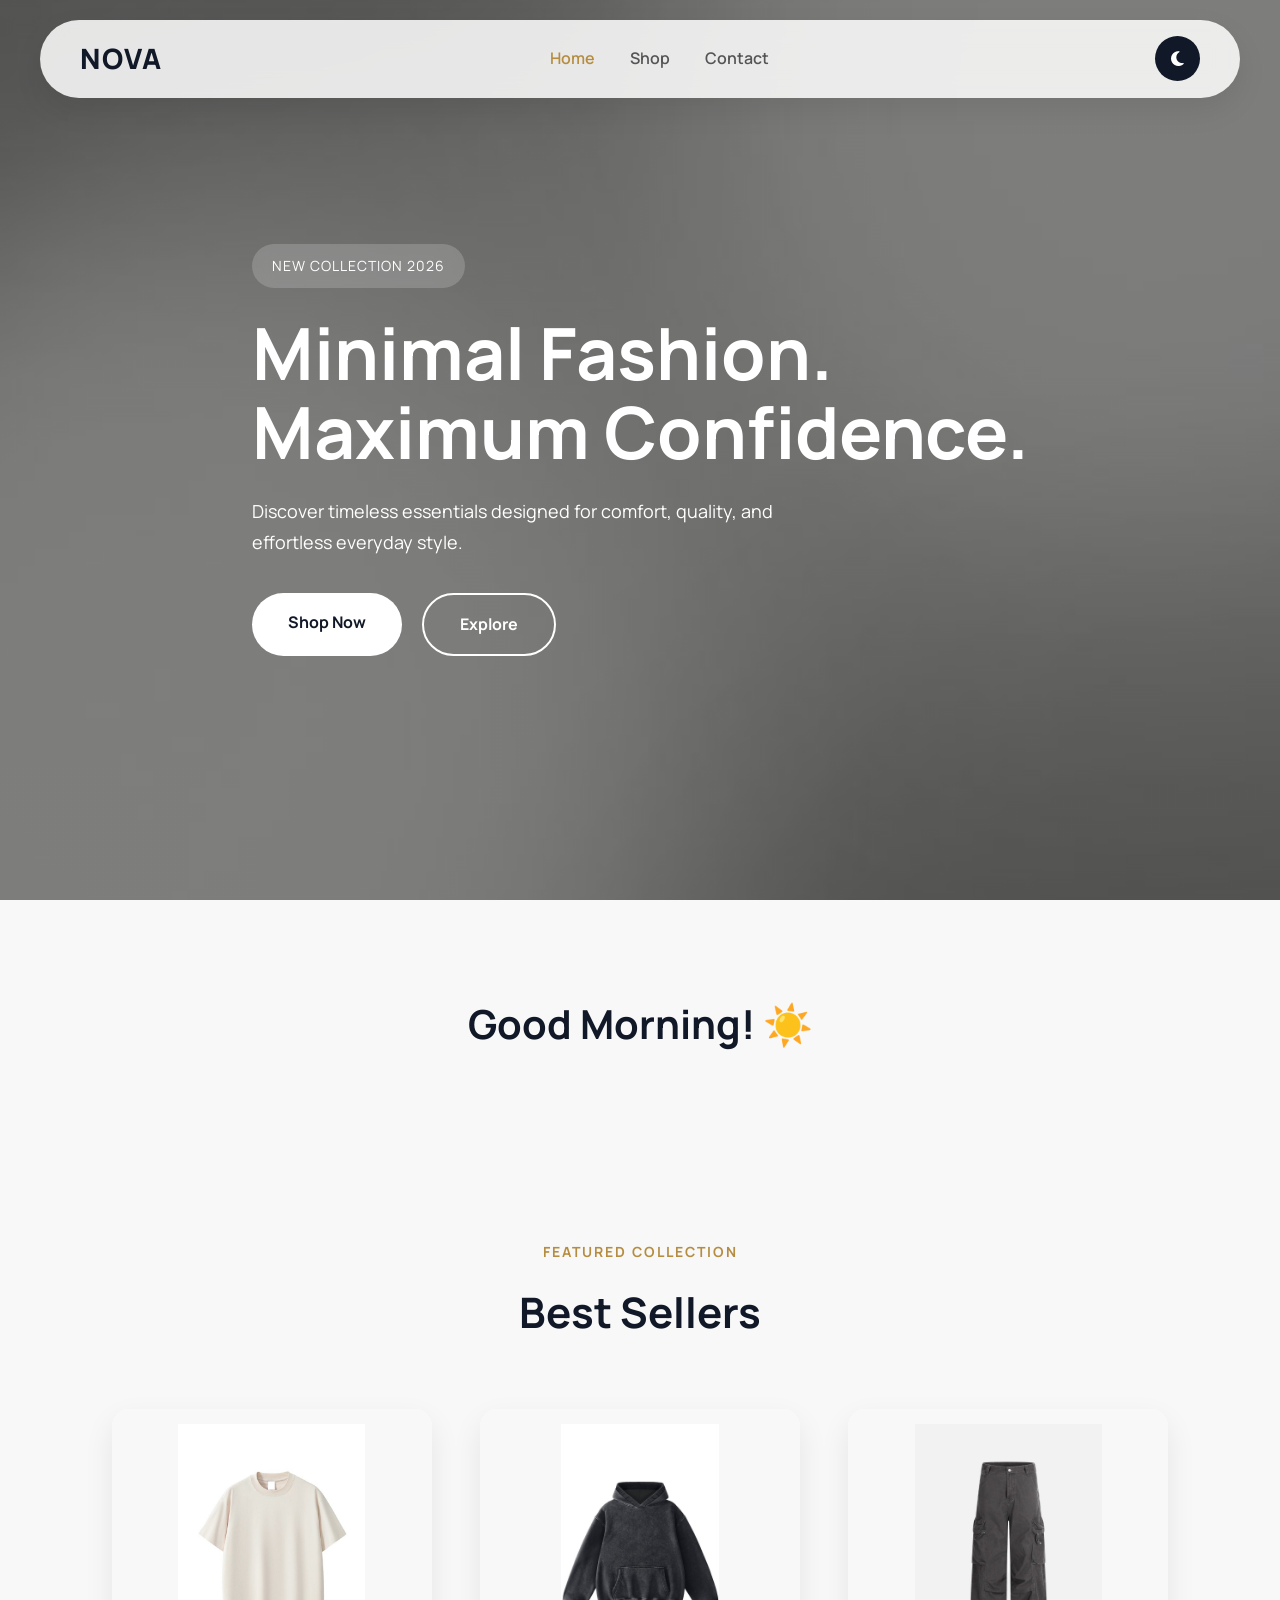
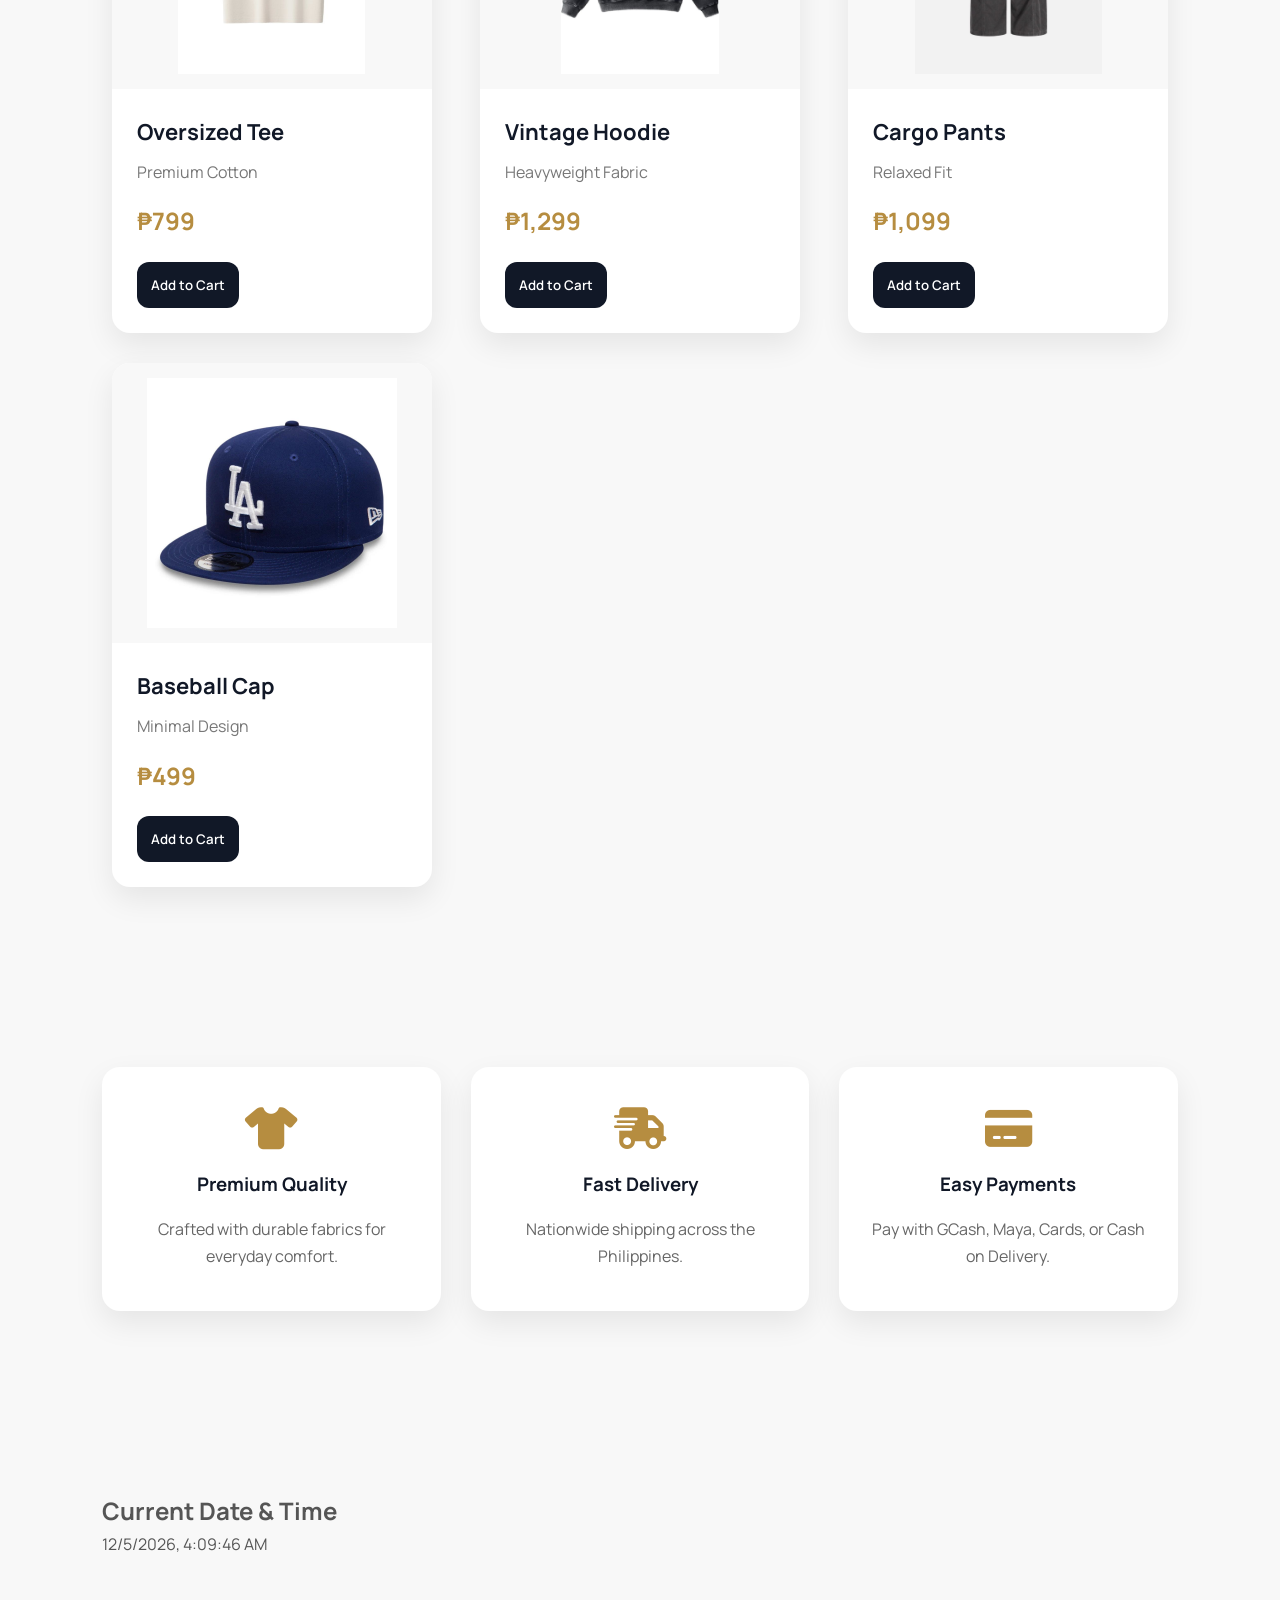
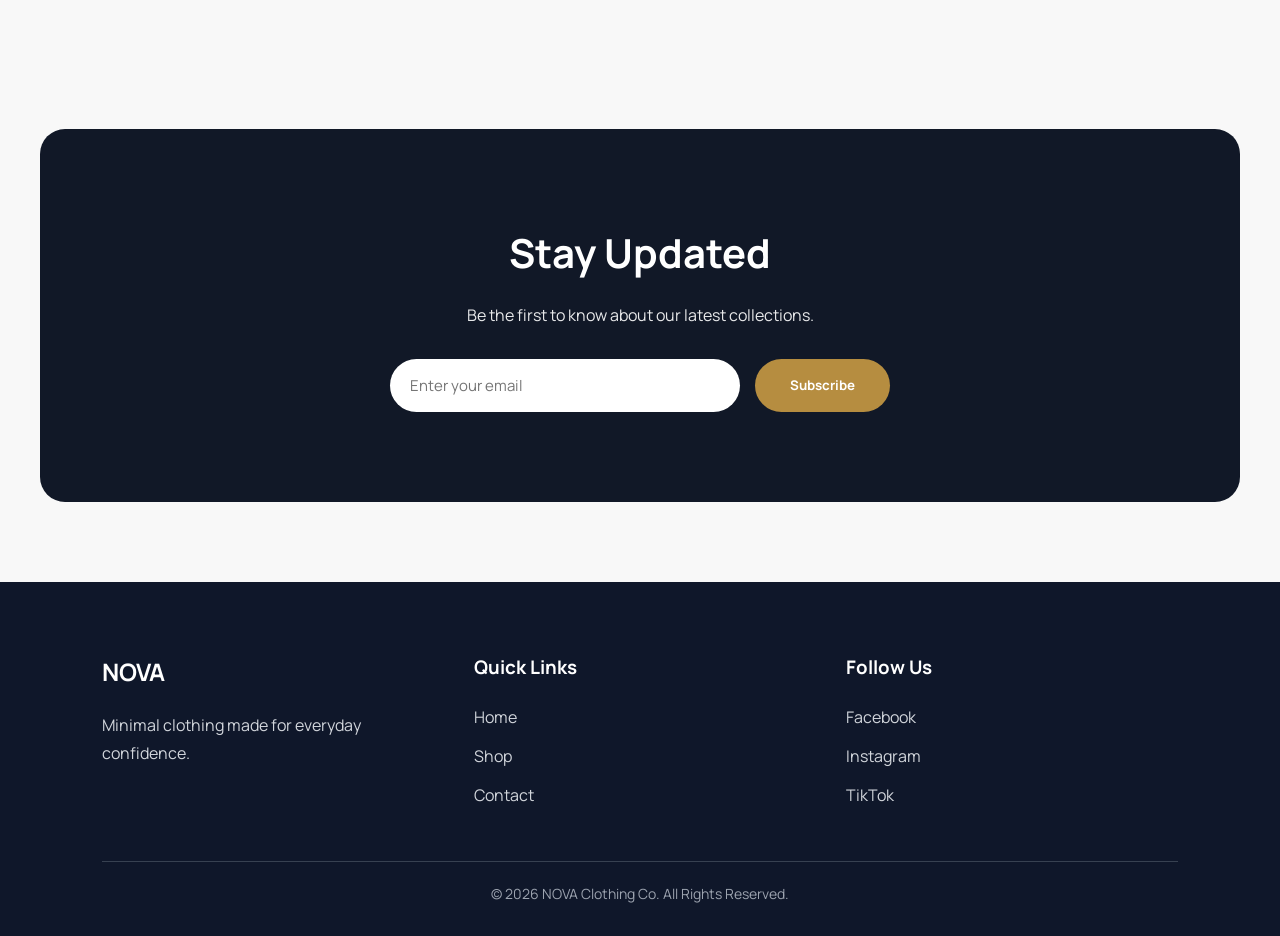
<file: index.html>
<!DOCTYPE html>
<html lang="en">
<head>
    <meta charset="UTF-8">
    <meta name="viewport" content="width=device-width, initial-scale=1.0">
    <meta name="description" content="NOVA Clothing Co. - Modern minimalist streetwear for everyday style.">
    <title>NOVA Clothing Co.</title>

    <link rel="stylesheet" href="css/style.css">

    <!-- Google Font -->
    <link href="https://fonts.googleapis.com/css2?family=Manrope:wght@300;400;500;600;700;800&display=swap" rel="stylesheet">

    <!-- Icons -->
    <link rel="stylesheet"
    href="https://cdnjs.cloudflare.com/ajax/libs/font-awesome/6.6.0/css/all.min.css">
</head>

<body>

    <!-- ================= NAVBAR ================= -->

    <header>

        <nav class="navbar">

            <a href="index.html" class="logo">
                NOVA
            </a>

            <ul class="nav-menu">

                <li><a href="index.html" class="active">Home</a></li>

                <li><a href="products.html">Shop</a></li>

                <li><a href="contact.html">Contact</a></li>

            </ul>

            <div class="nav-icons">

                <button id="theme-btn">
                    <i class="fa-solid fa-moon"></i>
                </button>

            </div>

        </nav>

    </header>

    <!-- ================= HERO ================= -->

    <section class="hero">

        <div class="hero-text">

            <span class="tag">
                NEW COLLECTION 2026
            </span>

            <h1>
                Minimal Fashion.<br>
                Maximum Confidence.
            </h1>

            <p>
                Discover timeless essentials designed for comfort,
                quality, and effortless everyday style.
            </p>

            <div class="hero-buttons">

                <a href="products.html" class="btn">
                    Shop Now
                </a>

                <a href="#featured" class="btn-outline">
                    Explore
                </a>

            </div>

        </div>

    </section>

    <!-- ================= GREETING ================= -->

    <section class="greeting">

        <h2 id="greeting"></h2>

    </section>

    <!-- ================= FEATURED ================= -->

    <section class="featured" id="featured">

        <div class="section-title">

            <span>Featured Collection</span>

            <h2>Best Sellers</h2>

        </div>

        <div class="products">

            <div class="card">

                <img src="images/tshirt.jpg" alt="Oversized T-Shirt">

                <div class="card-content">

                    <h3>Oversized Tee</h3>

                    <p>Premium Cotton</p>

                    <h4>₱799</h4>

                    <button class="cart-btn">
                        Add to Cart
                    </button>

                </div>

            </div>

            <div class="card">

                <img src="images/hoodie.jpg" alt="Vintage Hoodie">

                <div class="card-content">

                    <h3>Vintage Hoodie</h3>

                    <p>Heavyweight Fabric</p>

                    <h4>₱1,299</h4>

                    <button class="cart-btn">
                        Add to Cart
                    </button>

                </div>

            </div>

            <div class="card">

                <img src="images/pants.jpg" alt="Cargo Pants">

                <div class="card-content">

                    <h3>Cargo Pants</h3>

                    <p>Relaxed Fit</p>

                    <h4>₱1,099</h4>

                    <button class="cart-btn">
                        Add to Cart
                    </button>

                </div>

            </div>

            <div class="card">

                <img src="images/cap.jpg" alt="Baseball Cap">

                <div class="card-content">

                    <h3>Baseball Cap</h3>

                    <p>Minimal Design</p>

                    <h4>₱499</h4>

                    <button class="cart-btn">
                        Add to Cart
                    </button>

                </div>

            </div>

        </div>

    </section>

    <!-- ================= WHY CHOOSE US ================= -->

    <section class="features">

        <div class="feature">

            <i class="fa-solid fa-shirt"></i>

            <h3>Premium Quality</h3>

            <p>
                Crafted with durable fabrics for everyday comfort.
            </p>

        </div>

        <div class="feature">

            <i class="fa-solid fa-truck-fast"></i>

            <h3>Fast Delivery</h3>

            <p>
                Nationwide shipping across the Philippines.
            </p>

        </div>

        <div class="feature">

            <i class="fa-solid fa-credit-card"></i>

            <h3>Easy Payments</h3>

            <p>
                Pay with GCash, Maya, Cards, or Cash on Delivery.
            </p>

        </div>

    </section>

    <!-- ================= DATE & TIME ================= -->

    <section class="time">

        <h2>Current Date & Time</h2>

        <p id="datetime"></p>

    </section>

    <!-- ================= NEWSLETTER ================= -->

    <section class="newsletter">

        <h2>Stay Updated</h2>

        <p>
            Be the first to know about our latest collections.
        </p>

        <form>

            <input
            type="email"
            placeholder="Enter your email">

            <button>
                Subscribe
            </button>

        </form>

    </section>

    <!-- ================= FOOTER ================= -->

    <footer>

        <div class="footer-content">

            <div>

                <h2>NOVA</h2>

                <p>
                    Minimal clothing made for everyday confidence.
                </p>

            </div>

            <div>

                <h3>Quick Links</h3>

                <a href="index.html">Home</a>
                <a href="products.html">Shop</a>
                <a href="contact.html">Contact</a>

            </div>

            <div>

                <h3>Follow Us</h3>

                <a href="#">Facebook</a>
                <a href="#">Instagram</a>
                <a href="#">TikTok</a>

            </div>

        </div>

        <hr>

        <p class="copyright">
            © 2026 NOVA Clothing Co. All Rights Reserved.
        </p>

    </footer>

    <script src="js/script.js"></script>

</body>
</html>
</file>
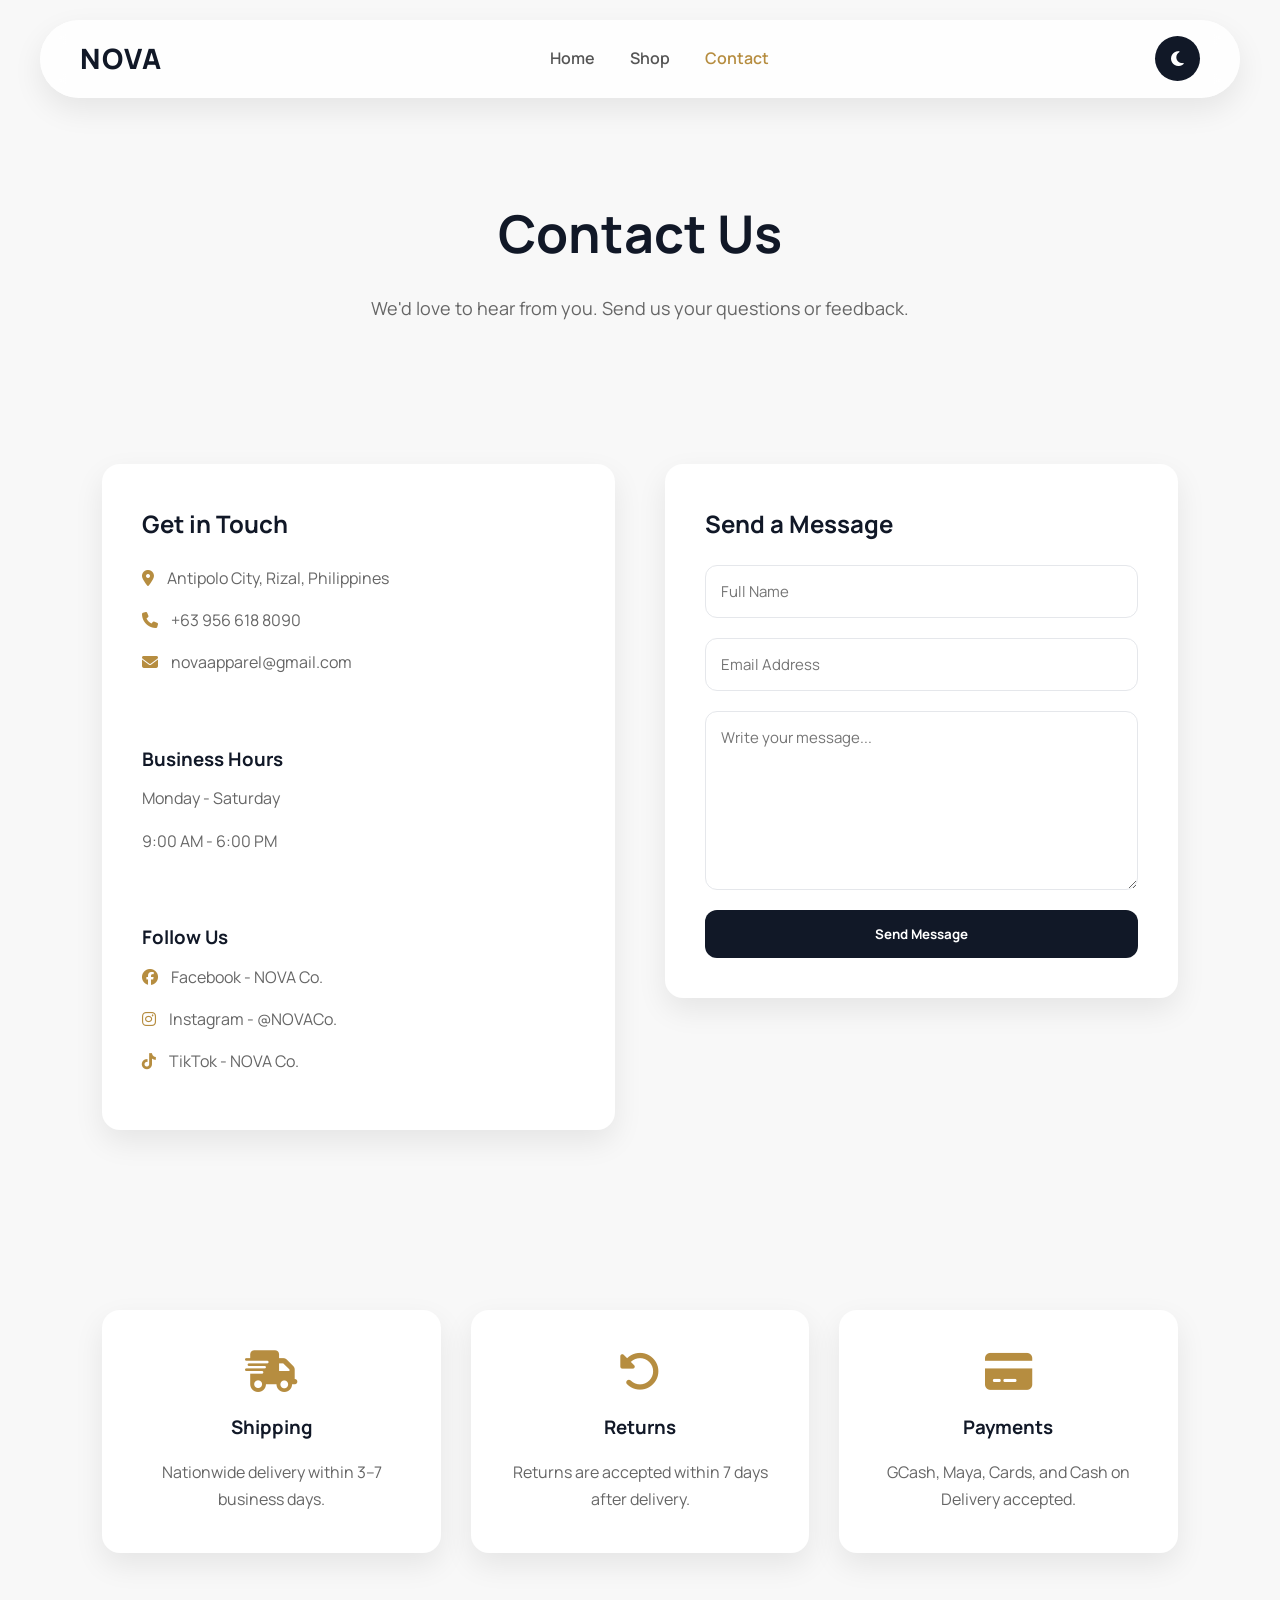
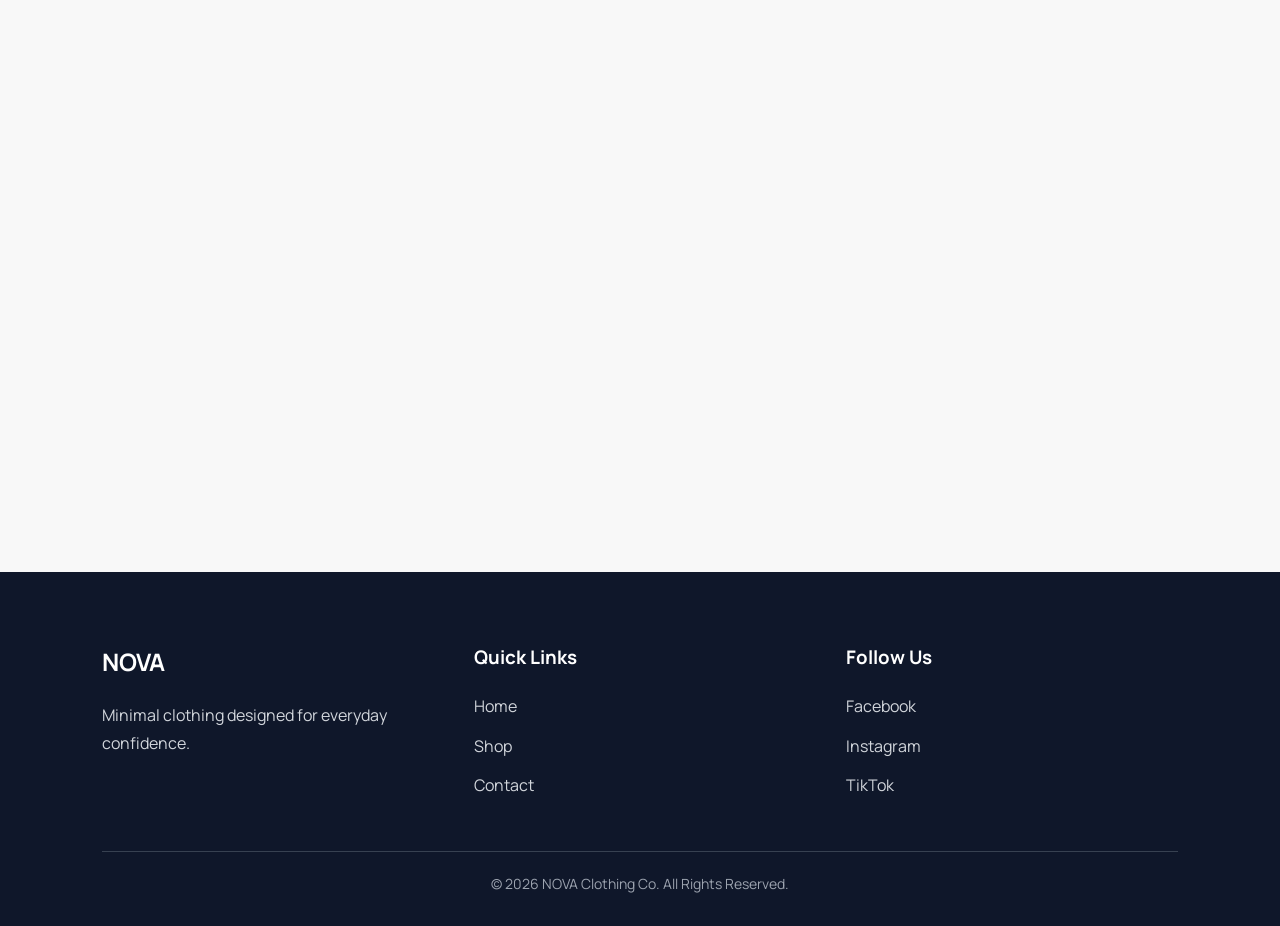
<file: contact.html>
<!DOCTYPE html>
<html lang="en">

<head>

    <meta charset="UTF-8">
    <meta name="viewport" content="width=device-width, initial-scale=1.0">
    <meta name="description" content="Contact NOVA Clothing Co.">

    <title>Contact | NOVA Clothing Co.</title>

    <link rel="stylesheet" href="css/style.css">

    <link href="https://fonts.googleapis.com/css2?family=Manrope:wght@300;400;500;600;700;800&display=swap"
        rel="stylesheet">

    <link rel="stylesheet"
        href="https://cdnjs.cloudflare.com/ajax/libs/font-awesome/6.6.0/css/all.min.css">

</head>

<body>

    <!-- ================= NAVBAR ================= -->

    <header>

        <nav class="navbar">

            <a href="index.html" class="logo">
                NOVA
            </a>

            <ul class="nav-menu">

                <li><a href="index.html">Home</a></li>

                <li><a href="products.html">Shop</a></li>

                <li><a href="contact.html" class="active">Contact</a></li>

            </ul>

            <div class="nav-icons">

                <button id="theme-btn">
                    <i class="fa-solid fa-moon"></i>
                </button>

            </div>

        </nav>

    </header>

    <!-- ================= PAGE HEADER ================= -->

    <section class="page-header">

        <h1>Contact Us</h1>

        <p>
            We'd love to hear from you. Send us your questions or feedback.
        </p>

    </section>

    <!-- ================= CONTACT ================= -->

    <section class="contact-container">

        <!-- LEFT SIDE -->

        <div class="contact-info">

            <h2>Get in Touch</h2>

            <p>
                <i class="fa-solid fa-location-dot"></i>
                Antipolo City, Rizal, Philippines
            </p>

            <p>
                <i class="fa-solid fa-phone"></i>
                +63 956 618 8090
            </p>

            <p>
                <i class="fa-solid fa-envelope"></i>
                novaapparel@gmail.com
            </p>

            <br>

            <h3>Business Hours</h3>

            <p>Monday - Saturday</p>

            <p>9:00 AM - 6:00 PM</p>

            <br>

            <h3>Follow Us</h3>

            <p>

                <i class="fab fa-facebook"></i>
                Facebook - NOVA Co.

            </p>

            <p>

                <i class="fab fa-instagram"></i>
                Instagram - @NOVACo.

            </p>

            <p>

                <i class="fab fa-tiktok"></i>
                TikTok - NOVA Co.

            </p>

        </div>

        <!-- RIGHT SIDE -->

        <div class="contact-form">

            <h2>Send a Message</h2>

            <form id="contactForm">

                <input
                    type="text"
                    id="name"
                    placeholder="Full Name"
                    required>

                <input
                    type="email"
                    id="email"
                    placeholder="Email Address"
                    required>

                <textarea
                    id="message"
                    rows="7"
                    placeholder="Write your message..."
                    required></textarea>

                <button type="submit">

                    Send Message

                </button>

            </form>

        </div>

    </section>

    <!-- ================= FAQ ================= -->

    <section class="features">

        <div class="feature">

            <i class="fa-solid fa-truck-fast"></i>

            <h3>Shipping</h3>

            <p>

                Nationwide delivery within 3–7 business days.

            </p>

        </div>

        <div class="feature">

            <i class="fa-solid fa-rotate-left"></i>

            <h3>Returns</h3>

            <p>

                Returns are accepted within 7 days after delivery.

            </p>

        </div>

        <div class="feature">

            <i class="fa-solid fa-credit-card"></i>

            <h3>Payments</h3>

            <p>

                GCash, Maya, Cards, and Cash on Delivery accepted.

            </p>

        </div>

    </section>

    <!-- ================= GOOGLE MAP ================= -->

    <section style="padding-top:0;">

        <iframe
            src="https://www.google.com/maps?q=Antipolo%20City&output=embed"
            width="100%"
            height="350"
            style="border:0;border-radius:20px;"
            loading="lazy">
        </iframe>

    </section>

    <!-- ================= FOOTER ================= -->

    <footer>

        <div class="footer-content">

            <div>

                <h2>NOVA</h2>

                <p>

                    Minimal clothing designed for everyday confidence.

                </p>

            </div>

            <div>

                <h3>Quick Links</h3>

                <a href="index.html">Home</a>

                <a href="products.html">Shop</a>

                <a href="contact.html">Contact</a>

            </div>

            <div>

                <h3>Follow Us</h3>

                <a href="#">Facebook</a>

                <a href="#">Instagram</a>

                <a href="#">TikTok</a>

            </div>

        </div>

        <hr>

        <p class="copyright">

            © 2026 NOVA Clothing Co. All Rights Reserved.

        </p>

    </footer>

    <script src="js/script.js"></script>

</body>

</html>
</file>
<file: css/style.css>
/* ==========================================
   NOVA CLOTHING CO.
   STYLE.CSS
========================================== */

/* GOOGLE FONT */
@import url('https://fonts.googleapis.com/css2?family=Manrope:wght@300;400;500;600;700;800&display=swap');


/* ==========================================
   VARIABLES
========================================== */

:root{
    --primary:#111827;
    --accent:#b68d40;
    --light:#f8f8f8;
    --white:#ffffff;
    --text:#555;
    --border:#e5e7eb;

    --shadow:0 12px 30px rgba(0,0,0,.08);
    --radius:18px;

    --transition:.3s ease;
}


/* ==========================================
   RESET
========================================== */

*{
    margin:0;
    padding:0;
    box-sizing:border-box;
}

html{
    scroll-behavior:smooth;
}

body{
    font-family:'Manrope',sans-serif;
    background:var(--light);
    color:var(--text);
    line-height:1.7;
}

img{
    width:100%;
    display:block;
}

a{
    text-decoration:none;
    color:inherit;
}

button{
    font-family:inherit;
    cursor:pointer;
}

input,
textarea,
select{
    font-family:inherit;
    outline:none;
}


/* ==========================================
   GENERAL
========================================== */

section{
    padding:90px 8%;
}

.section-title{
    text-align:center;
    margin-bottom:60px;
}

.section-title span{
    color:var(--accent);
    font-weight:700;
    text-transform:uppercase;
    letter-spacing:2px;
    font-size:14px;
}

.section-title h2{
    margin-top:12px;
    color:var(--primary);
    font-size:42px;
}


/* ==========================================
   NAVBAR
========================================== */

header{
    position:fixed;
    top:0;
    left:0;
    width:100%;
    z-index:999;
}

.navbar{

    max-width:1200px;

    margin:20px auto;

    padding:15px 40px;

    background:rgba(255,255,255,.85);

    backdrop-filter:blur(12px);

    border-radius:50px;

    box-shadow:var(--shadow);

    display:flex;

    justify-content:space-between;

    align-items:center;

}

.logo{

    font-size:28px;

    font-weight:800;

    letter-spacing:2px;

    color:var(--primary);

}

.logo i{

    color:var(--accent);

    margin-right:8px;

}

.nav-menu{

    display:flex;

    list-style:none;

    gap:35px;

}

.nav-menu a{

    font-weight:600;

    transition:var(--transition);

}

.nav-menu a:hover,

.nav-menu .active{

    color:var(--accent);

}

.nav-icons{

    display:flex;

    gap:12px;

}

#theme-btn{

    width:45px;

    height:45px;

    border:none;

    border-radius:50%;

    background:var(--primary);

    color:white;

    font-size:17px;

    transition:var(--transition);

}

#theme-btn:hover{

    transform:rotate(20deg);

}


/* ==========================================
   HERO
========================================== */

.hero{

    min-height:100vh;

    background:

        linear-gradient(rgba(0,0,0,.45),rgba(0,0,0,.45)),

        url("../images/hero.jpg") center/cover no-repeat;

    display:flex;

    align-items:center;

}

.hero-text{

    max-width:1200px;

    margin:auto;

    padding:0 40px;

    color:white;

}

.tag{

    display:inline-block;

    padding:10px 20px;

    border-radius:50px;

    background:rgba(255,255,255,.18);

    backdrop-filter:blur(10px);

    margin-bottom:25px;

    font-size:14px;

    letter-spacing:1px;

}

.hero h1{

    font-size:72px;

    line-height:1.1;

    margin-bottom:25px;

}

.hero p{

    max-width:600px;

    font-size:18px;

    margin-bottom:35px;

}

.hero-buttons{

    display:flex;

    gap:20px;

    flex-wrap:wrap;

}


/* ==========================================
   BUTTONS
========================================== */

.btn{

    display:inline-block;

    padding:16px 36px;

    background:white;

    color:var(--primary);

    border-radius:50px;

    font-weight:700;

    transition:var(--transition);

}

.btn:hover{

    transform:translateY(-4px);

}

.btn-outline{

    display:inline-block;

    padding:16px 36px;

    border:2px solid white;

    color:white;

    border-radius:50px;

    font-weight:700;

    transition:var(--transition);

}

.btn-outline:hover{

    background:white;

    color:var(--primary);

}


/* ==========================================
   GREETING
========================================== */

.greeting{

    text-align:center;

}

.greeting h2{

    color:var(--primary);

    font-size:40px;

}

.greeting p{

    margin-top:10px;

    color:#777;

}

/* ==========================================
   PAGE HEADER
========================================== */

.page-header{
    margin-top:110px;
    text-align:center;
    padding:80px 8% 50px;
}

.page-header .tag{
    background:var(--accent);
    color:white;
    margin-bottom:20px;
}

.page-header h1{
    font-size:52px;
    color:var(--primary);
    margin-bottom:15px;
}

.page-header p{
    max-width:650px;
    margin:auto;
    color:#666;
    font-size:18px;
}


/* ==========================================
   SEARCH SECTION
========================================== */

.search-section{
    display:flex;
    justify-content:center;
    align-items:center;
    gap:20px;
    flex-wrap:wrap;
    padding-top:20px;
    padding-bottom:40px;
}

.search-section input{
    width:420px;
    max-width:100%;
    padding:15px 20px;
    border:none;
    border-radius:50px;
    background:white;
    box-shadow:var(--shadow);
    font-size:15px;
}

.search-section select{
    padding:15px 20px;
    border:none;
    border-radius:50px;
    background:white;
    box-shadow:var(--shadow);
    cursor:pointer;
    font-size:15px;
}


/* ==========================================
   CATEGORY BUTTONS
========================================== */

.categories{
    display:flex;
    justify-content:center;
    flex-wrap:wrap;
    gap:15px;
    padding-top:0;
    padding-bottom:70px;
}

.categories button{
    padding:12px 28px;
    border:none;
    border-radius:50px;
    background:white;
    box-shadow:var(--shadow);
    font-weight:600;
    transition:var(--transition);
}

.categories button:hover{
    background:var(--primary);
    color:white;
    transform:translateY(-3px);
}


/* ==========================================
   PRODUCT GRID
========================================== */

.products{
    display: grid;
    grid-template-columns: repeat(auto-fit, minmax(250px, 1fr));
    gap: 30px;
    justify-content: center;
}

.card{
    background: white;
    border-radius: var(--radius);
    overflow: hidden;
    box-shadow: var(--shadow);
    transition: var(--transition);
    position: relative;

    max-width: 320px;
    width: 100%;
    margin: 0 auto;
}

.card:hover{
    transform:translateY(-10px);
}

.card img{
    width:100%;
    height:280px;
    object-fit:contain;
    object-position:center;
    background:#f8f8f8;
    padding:15px;
    transition:.4s;
}

.card:hover img{
    transform:scale(1.05);
}

.card-content{
    padding:25px;
}

.card-content h3{
    color:var(--primary);
    margin-bottom:8px;
    font-size:22px;
}

.card-content p{
    color:#777;
    margin-bottom:15px;
}

.card-content h4{
    color:var(--accent);
    font-size:24px;
    margin-bottom:20px;
}

/* ==========================================
   PRODUCT CATEGORY TITLES
========================================== */

.category-title{
    text-align:center;
    font-size:2rem;
    font-weight:700;
    color:var(--primary);
    margin:60px 0 30px;
    position:relative;
}

.category-title::after{
    content:"";
    display:block;
    width:80px;
    height:4px;
    background:var(--accent);
    margin:12px auto 0;
    border-radius:5px;
}


/* ==========================================
   PRODUCT BADGES
========================================== */

.badge{
    position:absolute;
    top:18px;
    left:18px;
    background:#111827;
    color:white;
    padding:8px 16px;
    border-radius:30px;
    font-size:12px;
    font-weight:700;
    letter-spacing:1px;
}

.badge.new{
    background:var(--accent);
}


/* ==========================================
   STAR RATING
========================================== */

.rating{
    color:#f4b400;
    margin-bottom:15px;
    font-size:17px;
}


/* ==========================================
   PRODUCT BUTTONS
========================================== */

.product-buttons{
    display:flex;
    gap:10px;
}

.cart-btn{
    flex:1;
    padding:14px;
    border:none;
    border-radius:12px;
    background:var(--primary);
    color:white;
    font-weight:600;
    transition:var(--transition);
}

.cart-btn:hover{
    background:var(--accent);
}

.view-btn{
    flex:1;
    padding:14px;
    border:2px solid var(--primary);
    background:white;
    color:var(--primary);
    border-radius:12px;
    font-weight:600;
    transition:var(--transition);
}

.view-btn:hover{
    background:var(--primary);
    color:white;
}

/* ==========================================
   FEATURES
========================================== */

.features{
    display:grid;
    grid-template-columns:repeat(auto-fit,minmax(260px,1fr));
    gap:30px;
}

.feature{
    background:var(--white);
    padding:40px 30px;
    border-radius:var(--radius);
    text-align:center;
    box-shadow:var(--shadow);
    transition:var(--transition);
}

.feature:hover{
    transform:translateY(-8px);
}

.feature i{
    font-size:42px;
    color:var(--accent);
    margin-bottom:20px;
}

.feature h3{
    color:var(--primary);
    margin-bottom:15px;
}

.feature p{
    color:#666;
}


/* ==========================================
   NEWSLETTER
========================================== */

.newsletter{
    text-align:center;
    background:var(--primary);
    color:white;
    border-radius:25px;
    margin:80px auto;
    max-width:1200px;
}

.newsletter h2{
    font-size:40px;
    margin-bottom:15px;
}

.newsletter p{
    max-width:600px;
    margin:0 auto 30px;
    opacity:.9;
}

.newsletter form{
    display:flex;
    justify-content:center;
    gap:15px;
    flex-wrap:wrap;
}

.newsletter input{
    width:350px;
    max-width:100%;
    padding:16px 20px;
    border:none;
    border-radius:50px;
    font-size:15px;
}

.newsletter button{
    padding:16px 35px;
    border:none;
    border-radius:50px;
    background:var(--accent);
    color:white;
    font-weight:700;
    transition:var(--transition);
}

.newsletter button:hover{
    transform:translateY(-3px);
}


/* ==========================================
   CONTACT PAGE
========================================== */

.contact-container{
    display:grid;
    grid-template-columns:1fr 1fr;
    gap:50px;
    align-items:start;
}

.contact-info,
.contact-form{
    background:white;
    padding:40px;
    border-radius:var(--radius);
    box-shadow:var(--shadow);
}

.contact-info h2,
.contact-form h2{
    color:var(--primary);
    margin-bottom:20px;
}

.contact-info h3{
    color:var(--primary);
    margin-top:25px;
    margin-bottom:10px;
}

.contact-info p{
    margin-bottom:15px;
    color:#666;
}

.contact-info i{
    color:var(--accent);
    margin-right:10px;
}

.contact-form form{
    display:flex;
    flex-direction:column;
    gap:20px;
}

.contact-form input,
.contact-form textarea{
    padding:15px;
    border:1px solid var(--border);
    border-radius:12px;
    font-size:15px;
}

.contact-form textarea{
    resize:vertical;
}

.contact-form button{
    padding:15px;
    border:none;
    border-radius:12px;
    background:var(--primary);
    color:white;
    font-weight:700;
    transition:var(--transition);
}

.contact-form button:hover{
    background:var(--accent);
}


/* ==========================================
   FOOTER
========================================== */

footer{
    background:#0f172a;
    color:white;
    padding:70px 8% 30px;
    margin-top:80px;
}

.footer-content{
    display:grid;
    grid-template-columns:repeat(auto-fit,minmax(220px,1fr));
    gap:40px;
}

.footer-content h2,
.footer-content h3{
    margin-bottom:20px;
}

.footer-content p{
    color:#d1d5db;
}

.footer-content a{
    display:block;
    color:#d1d5db;
    margin-bottom:12px;
    transition:var(--transition);
}

.footer-content a:hover{
    color:var(--accent);
}

.footer-content i{
    margin-right:8px;
}

footer hr{
    border:none;
    height:1px;
    background:#374151;
    margin:40px 0 20px;
}

.copyright{
    text-align:center;
    color:#9ca3af;
    font-size:14px;
}

/* ==========================================
   DARK MODE
========================================== */

body.dark{
    background:#0f172a;
    color:#e5e7eb;
}

body.dark .navbar{
    background:rgba(17,24,39,.9);
}

body.dark .logo,
body.dark .nav-menu a,
body.dark .page-header h1,
body.dark .section-title h2,
body.dark .greeting h2{
    color:white;
}

body.dark .card,
body.dark .feature,
body.dark .contact-info,
body.dark .contact-form{
    background:#1f2937;
    color:white;
}

body.dark .card-content p,
body.dark .feature p,
body.dark .contact-info p{
    color:#d1d5db;
}

body.dark .search-section input,
body.dark .search-section select,
body.dark .contact-form input,
body.dark .contact-form textarea{
    background:#374151;
    color:white;
    border:1px solid #4b5563;
}

body.dark .categories button{
    background:#1f2937;
    color:white;
}

body.dark .view-btn{
    background:transparent;
    color:white;
    border:2px solid white;
}

body.dark .view-btn:hover{
    background:white;
    color:#111827;
}


/* ==========================================
   SCROLL ANIMATION
========================================== */

.hidden{
    opacity:0;
    transform:translateY(40px);
    transition:all .8s ease;
}

.show{
    opacity:1;
    transform:translateY(0);
}


/* ==========================================
   RESPONSIVE DESIGN
========================================== */

@media(max-width:992px){

    .hero h1{
        font-size:55px;
    }

    .contact-container{
        grid-template-columns:1fr;
    }

}

@media(max-width:768px){

    .navbar{
        flex-direction:column;
        gap:15px;
        border-radius:20px;
        padding:20px;
    }

    .nav-menu{
        gap:20px;
        flex-wrap:wrap;
        justify-content:center;
    }

    .hero{
        text-align:center;
    }

    .hero-text{
        padding:0 20px;
    }

    .hero h1{
        font-size:42px;
    }

    .hero p{
        font-size:16px;
    }

    .hero-buttons{
        justify-content:center;
    }

    .page-header{
        margin-top:170px;
    }

    .page-header h1{
        font-size:38px;
    }

    .search-section{
        flex-direction:column;
    }

    .search-section input,
    .search-section select{
        width:100%;
    }

    .newsletter h2{
        font-size:30px;
    }

    .newsletter form{
        flex-direction:column;
        align-items:center;
    }

    .newsletter input{
        width:100%;
    }

    .newsletter button{
        width:100%;
    }

}

@media(max-width:480px){

    section{
        padding:70px 6%;
    }

    .hero h1{
        font-size:34px;
    }

    .section-title h2{
        font-size:30px;
    }

    .card img{
        height:280px;
    }

    .product-buttons{
        flex-direction:column;
    }

    .footer-content{
        text-align:center;
    }

}


/* ==========================================
   SMOOTH HOVER EFFECTS
========================================== */

.card,
.feature,
button,
.btn,
.btn-outline,
.view-btn,
.cart-btn{
    transition:all .3s ease;
}

.card:hover,
.feature:hover{
    box-shadow:0 20px 40px rgba(0,0,0,.15);
}


/* ==========================================
   CUSTOM SCROLLBAR
========================================== */

::-webkit-scrollbar{
    width:10px;
}

::-webkit-scrollbar-track{
    background:#f1f1f1;
}

::-webkit-scrollbar-thumb{
    background:var(--accent);
    border-radius:20px;
}

::-webkit-scrollbar-thumb:hover{
    background:#9b7532;
}

/* ==========================================
   PRODUCT MODAL
========================================== */

.modal{
    display:none;
    position:fixed;
    inset:0;
    background:rgba(0,0,0,.6);
    justify-content:center;
    align-items:center;
    z-index:9999;
}

.modal.active{
    display:flex;
}

.modal-content{
    background:white;
    width:420px;
    max-width:90%;
    border-radius:20px;
    padding:30px;
    text-align:center;
    position:relative;
    box-shadow:0 15px 40px rgba(0,0,0,.2);
}

.modal-content img{
    width:100%;
    height:350px;
    object-fit:contain;
    object-position:center;
    background:#f8f8f8;
    border-radius:12px;
}

.modal-content h2{
    color:#111827;
    margin-bottom:10px;
}

.modal-content p{
    color:#666;
    margin-bottom:15px;
}

.modal-content h3{
    color:#b68d40;
    margin-bottom:20px;
}

.close{
    position:absolute;
    top:15px;
    right:20px;
    font-size:28px;
    cursor:pointer;
    color:#111827;
}

/* ==========================================
   SHOPPING CART
========================================== */

.cart-icon{
    position:relative;
    width:45px;
    height:45px;
    border:none;
    border-radius:50%;
    background:#111827;
    color:white;
    font-size:18px;
    margin-left:10px;
}

#cart-count{
    position:absolute;
    top:-6px;
    right:-6px;
    width:20px;
    height:20px;
    border-radius:50%;
    background:red;
    color:white;
    font-size:12px;
    display:flex;
    justify-content:center;
    align-items:center;
}

.cart-panel{
    position:fixed;
    top:0;
    right:-400px;
    width:380px;
    max-width:100%;
    height:100vh;
    background:white;
    box-shadow:-10px 0 30px rgba(0,0,0,.15);
    transition:.4s;
    z-index:9998;
    display:flex;
    flex-direction:column;
    padding:25px;
}

.cart-panel.active{
    right:0;
}

.cart-header{
    display:flex;
    justify-content:space-between;
    align-items:center;
    margin-bottom:25px;
}

.cart-header button{
    border:none;
    background:none;
    font-size:22px;
    cursor:pointer;
}

#cart-items{
    flex:1;
    overflow-y:auto;
}

.cart-item{
    display:flex;
    justify-content:space-between;
    align-items:center;
    margin-bottom:15px;
    border-bottom:1px solid #eee;
    padding-bottom:10px;
}

.cart-footer{
    border-top:1px solid #ddd;
    padding-top:20px;
}

#clear-cart{
    width:100%;
    margin-top:15px;
}

/* Cart Buttons */

.cart-buttons{
    display:flex;
    gap:10px;
    margin-top:15px;
}

.cart-buttons button{
    flex:1;
}

.checkout-btn{
    background:#22c55e;
    color:white;
    border:none;
    padding:14px;
    border-radius:12px;
    font-weight:600;
    cursor:pointer;
    transition:.3s;
}

.checkout-btn:hover{
    background:#16a34a;
}

.filter-btn.active{
    background:#b68d40;
    color:white;
}
</file>
